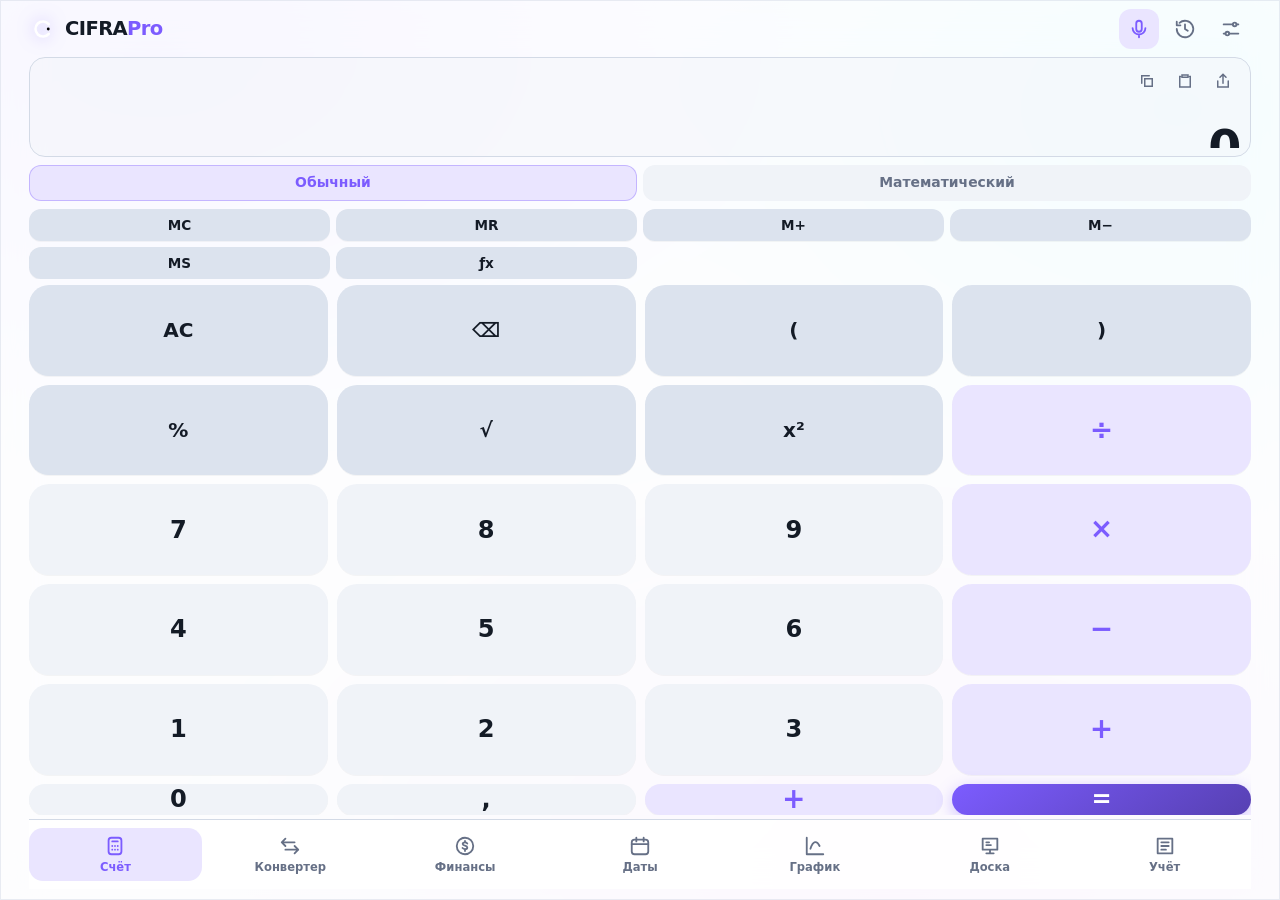
<file: cifra/index.html>
<!doctype html>
<html lang="ru">
<head>
<meta charset="utf-8">
<meta name="viewport" content="width=device-width,initial-scale=1,maximum-scale=1,user-scalable=no,viewport-fit=cover">
<title>CIFRA Pro — калькулятор, конвертер, финансы, графики, доска</title>
<meta name="description" content="CIFRA Pro: научный калькулятор с графиками, конвертер, финансы, дата-калькулятор, математическая доска (алгебра, геометрия, тригонометрия, физика, химия). Офлайн PWA.">
<meta name="author" content="Смолянинов Александр">
<meta name="theme-color" content="#12151b">
<meta name="apple-mobile-web-app-capable" content="yes">
<meta name="mobile-web-app-capable" content="yes">
<meta name="apple-mobile-web-app-title" content="CIFRA Pro">
<link rel="manifest" href="manifest.webmanifest">
<link rel="icon" href="icons/icon-nova.svg" type="image/svg+xml">
<link rel="apple-touch-icon" href="icons/nova-192.png">
<link rel="stylesheet" href="css/style.css">
<style id="embed-css">
/* Карточка в iframe агента: всё умещается в height родителя */
html.cifra-embed,html.cifra-embed body{
  height:100%!important;max-height:100%!important;min-height:0!important;
  margin:0!important;overflow:hidden!important;
}
html.cifra-embed .shell{
  height:100%!important;max-height:100%!important;min-height:0!important;
  width:100%!important;gap:0!important;
}
html.cifra-embed .app{
  height:100%!important;max-height:100%!important;min-height:0!important;
  max-width:100%!important;width:100%!important;
  padding:4px 6px 4px!important;
  display:flex!important;flex-direction:column!important;overflow:hidden!important;
  box-shadow:none!important;border:0!important;border-radius:0!important;
  backdrop-filter:none!important;-webkit-backdrop-filter:none!important;
}
html.cifra-embed .top{
  flex:0 0 auto!important;padding:2px 4px!important;min-height:34px!important;gap:4px!important;
}
html.cifra-embed .top .logo b{font-size:.82rem!important}
html.cifra-embed .top .logo svg{width:20px!important;height:20px!important}
html.cifra-embed .top .ib{width:28px!important;height:28px!important;border-radius:8px!important}
html.cifra-embed .top .ib svg{width:16px!important;height:16px!important}
/* Только активная вкладка; [hidden] не перебивать! */
html.cifra-embed .view[hidden],
html.cifra-embed .tool[hidden],
html.cifra-embed section.view[hidden]{
  display:none!important;
  visibility:hidden!important;
  pointer-events:none!important;
  height:0!important;
  overflow:hidden!important;
  flex:0 0 0!important;
  min-height:0!important;
  max-height:0!important;
  margin:0!important;padding:0!important;border:0!important;
}
html.cifra-embed .view:not([hidden]){
  flex:1 1 auto!important;min-height:0!important;overflow:hidden!important;
  display:flex!important;flex-direction:column!important;
}
html.cifra-embed #calc.view:not([hidden]){padding:0!important;gap:4px!important}
html.cifra-embed .screen{
  flex:0 0 auto!important;min-height:52px!important;max-height:72px!important;
  padding:4px 6px!important;justify-content:flex-end!important;
}
html.cifra-embed #res{font-size:1.55rem!important;line-height:1.1!important}
html.cifra-embed #expr{font-size:.7rem!important;min-height:1em!important}
html.cifra-embed .stl button{width:26px!important;height:26px!important}
html.cifra-embed .pad{
  flex:1 1 auto!important;min-height:0!important;margin-top:2px!important;
  gap:5px!important;padding:0!important;
  display:grid!important;grid-template-columns:repeat(4,1fr)!important;
  align-content:stretch!important;
}
html.cifra-embed .pad.mem{
  flex:0 0 auto!important;grid-template-columns:repeat(6,1fr)!important;
  gap:4px!important;min-height:0!important;
}
html.cifra-embed .pad.mem button{
  height:32px!important;min-height:32px!important;max-height:36px!important;
  font-size:.72rem!important;
}
html.cifra-embed #pad.pad{
  grid-template-rows:repeat(5,minmax(36px,1fr))!important;
  flex:1 1 auto!important;
  min-height:180px!important;
}
html.cifra-embed #calc.view:not([hidden]){
  flex:1 1 auto!important;
  min-height:0!important;
}
/* на очень низком iframe (агент) — чуть компактнее */
@media (max-height:420px){
  html.cifra-embed #pad.pad{min-height:140px!important;grid-template-rows:repeat(5,minmax(28px,1fr))!important}
  html.cifra-embed .screen{min-height:44px!important;max-height:56px!important}
  html.cifra-embed #res{font-size:1.25rem!important}
  html.cifra-embed nav.nav button{font-size:.52rem!important;padding:3px 4px!important}
}
html.cifra-embed #sciPad.pad{
  flex:0 0 auto!important;
  max-height:none!important;
  overflow:visible!important;
  grid-template-columns:repeat(4,minmax(0,1fr))!important;
  gap:5px!important;
}
html.cifra-embed #sciPad.pad button{
  height:auto!important;
  min-height:34px!important;
  font-size:clamp(.68rem,1.8vh,.82rem)!important;
  padding:4px 2px!important;
  white-space:nowrap!important;
  overflow:hidden!important;
  text-overflow:ellipsis!important;
}
html.cifra-embed .pad button{
  height:auto!important;min-height:0!important;
  font-size:clamp(.95rem,2.8vh,1.25rem)!important;
  border-radius:10px!important;
  box-shadow:none!important;
  white-space:nowrap!important;
}
html.cifra-embed .pad.mem button{
  font-size:clamp(.65rem,1.6vh,.8rem)!important;
  min-height:30px!important;
}
html.cifra-embed .pad .op{font-size:clamp(1rem,3vh,1.4rem)!important}
html.cifra-embed .pad .eq{font-size:clamp(1.1rem,3.2vh,1.5rem)!important}
html.cifra-embed nav.nav{
  flex:0 0 auto!important;padding:2px 0 0!important;gap:2px!important;
  overflow-x:auto!important;scrollbar-width:none;min-height:0!important;
}
html.cifra-embed nav.nav::-webkit-scrollbar{display:none}
html.cifra-embed nav.nav button{
  font-size:.6rem!important;padding:4px 5px!important;min-width:0!important;
  gap:2px!important;
}
html.cifra-embed nav.nav button i,html.cifra-embed nav.nav svg{width:14px!important;height:14px!important}
html.cifra-embed #sciPad[hidden]{display:none!important;height:0!important;max-height:0!important;overflow:hidden!important;flex:0!important;margin:0!important;padding:0!important}
html.cifra-embed #modeBar[hidden]{display:none!important}
html.cifra-embed #drawer,html.cifra-embed dialog{max-height:85%!important}

html.cifra-embed .mode-bar{margin:2px 0!important;gap:4px!important}
html.cifra-embed .mode-btn{min-height:32px!important;font-size:.75rem!important;padding:4px 8px!important;border-radius:10px!important}
html.cifra-embed .screen{
  flex:0 0 auto!important;min-height:56px!important;max-height:88px!important;
  padding:4px 8px!important;justify-content:flex-end!important;
}
html.cifra-embed #expr{font-size:.75rem!important;min-height:1em!important}
html.cifra-embed #res{font-size:clamp(1.35rem,4.5vh,2.1rem)!important;line-height:1.1!important;max-height:1.4em!important}
html.cifra-embed #calc #sciPad{
  max-height:min(26vh,160px)!important;overflow-y:auto!important;
}
html.cifra-embed #calc #sciPad button{
  min-height:28px!important;max-height:32px!important;
  font-size:clamp(.62rem,1.5vh,.76rem)!important;padding:2px 1px!important;
}
html.cifra-embed #calc #pad.pad{
  flex:1 1 auto!important;min-height:150px!important;
  grid-template-rows:repeat(5,minmax(0,1fr))!important;
}
html.cifra-embed #calc #pad.pad button{height:100%!important;min-height:0!important}
</style>
<script>
(function(){
  try{
    if(/[?&]embed=1(?:&|$)/.test(location.search)||window.parent!==window){
      document.documentElement.classList.add('cifra-embed');
    }
    if(/[?&](?:basic=1|mode=basic)(?:&|$)/.test(location.search)){
      document.documentElement.classList.add('cifra-basic');
    }
  }catch(e){}
})();
</script>
</head>
<body>
<div class="shell">
<main class="app">
  <header class="top">
    <span class="logo"><svg viewBox="0 0 512 512" aria-hidden="true"><path d="M362 167A138 138 0 1 0 362 345" fill="none" stroke="#fff" stroke-width="46" stroke-linecap="round"/><circle cx="352" cy="256" r="26"/></svg><b>CIFRA<i>Pro</i></b></span>
    <button id="hap" class="ib" aria-label="Вибрация"><svg viewBox="0 0 24 24"><rect x="8" y="3" width="8" height="18" rx="2"/><path d="M4 8v8M20 8v8M1.5 10.5v3M22.5 10.5v3"/></svg></button>
    <button id="hist" class="ib" aria-label="История"><svg viewBox="0 0 24 24"><path d="M12 7v5l3 2M3 12a9 9 0 1 0 3-6.7M3 4v4h4"/></svg></button>
    <button id="set" class="ib" aria-label="Настройки"><svg viewBox="0 0 24 24"><path d="M4 7h10M18 7h2M4 17h2M10 17h10"/><circle cx="16" cy="7" r="2"/><circle cx="8" cy="17" r="2"/></svg></button>
  </header>
  <section id="calc" class="view">
    <div class="screen"><div class="stl"><span id="mb" hidden></span><i></i><button id="copy" aria-label="Копировать"><svg viewBox="0 0 24 24"><path d="M9 9h10v10H9zM5 15V5h10"/></svg></button><button id="paste" aria-label="Вставить"><svg viewBox="0 0 24 24"><path d="M8 4h8v3H8zM6 6H5v14h14V6h-1"/></svg></button><button id="share" aria-label="Поделиться"><svg viewBox="0 0 24 24"><path d="M12 15V3M8 7l4-4 4 4M5 12v8h14v-8"/></svg></button></div><div id="expr"></div><div id="res" title="Нажмите, чтобы скопировать">0</div></div>
    <div id="modeBar" class="mode-bar" role="group" aria-label="Режим калькулятора">
      <button type="button" data-mode="basic" class="mode-btn on">Обычный</button>
      <button type="button" data-mode="sci" class="mode-btn">Математический</button>
    </div>
    <div id="memp" class="pad mem"></div>
    <div id="sciPad" class="pad sci" hidden></div>
    <div id="pad" class="pad"></div>
  </section>
  <section id="conv" class="view tool" hidden></section>
  <section id="fin" class="view tool" hidden></section>
  <section id="dates" class="view tool" hidden></section>
  <section id="graph" class="view tool" hidden></section>
  <section id="board" class="view tool" hidden></section>
  <section id="acc" class="view tool" hidden></section>
  <nav class="nav">
    <button data-t="calc" class="on"><i><svg viewBox="0 0 24 24"><rect x="5" y="3" width="14" height="18" rx="3"/><path d="M9 7h6M9 12h.01M12 12h.01M15 12h.01M9 16h.01M12 16h.01M15 16h.01"/></svg></i>Счёт</button>
    <button data-t="conv"><i><svg viewBox="0 0 24 24"><path d="M7 4L3 8l4 4M3 8h14M17 20l4-4-4-4M21 16H7"/></svg></i>Конвертер</button>
    <button data-t="fin"><i><svg viewBox="0 0 24 24"><circle cx="12" cy="12" r="9"/><path d="M14.5 9.2c-.6-.8-1.5-1.2-2.6-1.2-1.4 0-2.4.7-2.4 1.8 0 2.5 5 1.2 5 3.7 0 1.1-1 1.9-2.5 1.9-1.1 0-2-.4-2.7-1.2M12 6.5V8m0 8v1.5"/></svg></i>Финансы</button>
    <button data-t="dates"><i><svg viewBox="0 0 24 24"><rect x="3" y="5" width="18" height="16" rx="3"/><path d="M3 10h18M8 3v4M16 3v4"/></svg></i>Даты</button>
    <button data-t="graph"><i><svg viewBox="0 0 24 24"><path d="M3 3v18h18M7 15c3-9 7-9 10-3"/></svg></i>График</button>
    <button data-t="board"><i><svg viewBox="0 0 24 24"><path d="M4 4h16v12H4zM8 20h8M12 16v4"/><path d="M8 8h3M8 11h5"/></svg></i>Доска</button>
    <button data-t="acc"><i><svg viewBox="0 0 24 24"><path d="M4 4h16v16H4zM8 8h8M8 12h8M8 16h5"/></svg></i>Учёт</button>
  </nav>
  <div id="toast" role="status"></div>
</main>
<aside id="drawer" hidden>
  <div class="dh"><b>История</b><span><button id="hx">Excel</button><button id="hs">Поделиться</button><button id="hc">Очистить</button><button id="close">Закрыть</button></span></div>
  <ul id="list"></ul>
</aside>
</div>
<dialog id="dlg">
  <div class="dh"><b>Настройки</b><button id="dx">Готово</button></div>
  <div id="sb"></div>
  <div class="acts"><button id="install" hidden>Установить приложение</button><button id="abt">Автор и обратная связь</button><button id="xl">История в Excel</button><button id="csv">История в CSV</button><button id="wipe">Очистить историю</button><button id="reset">Сбросить настройки</button></div>
</dialog>
<dialog id="about">
  <div class="dh"><b>О программе</b><button id="ax">Закрыть</button></div>
  <div id="ab"></div>
</dialog>
<noscript>Для работы нужен JavaScript.</noscript>
<script src="js/engine.js"></script>
<script src="js/graph.js"></script>
<script src="js/db.js"></script>
<script src="js/tools.js"></script>
<script src="js/app.js"></script>
<script src="js/voice.js"></script>

<script>
window.addEventListener('message', function(ev){
  var d = ev.data;
  if (!d || d.type !== 'orbit-calc') return;
  if (d.expr) {
    try { window.dispatchEvent(new CustomEvent('cifra-insert', { detail: String(d.expr) })); } catch(e){}
  }
});
</script>
</body>
</html>
</file>
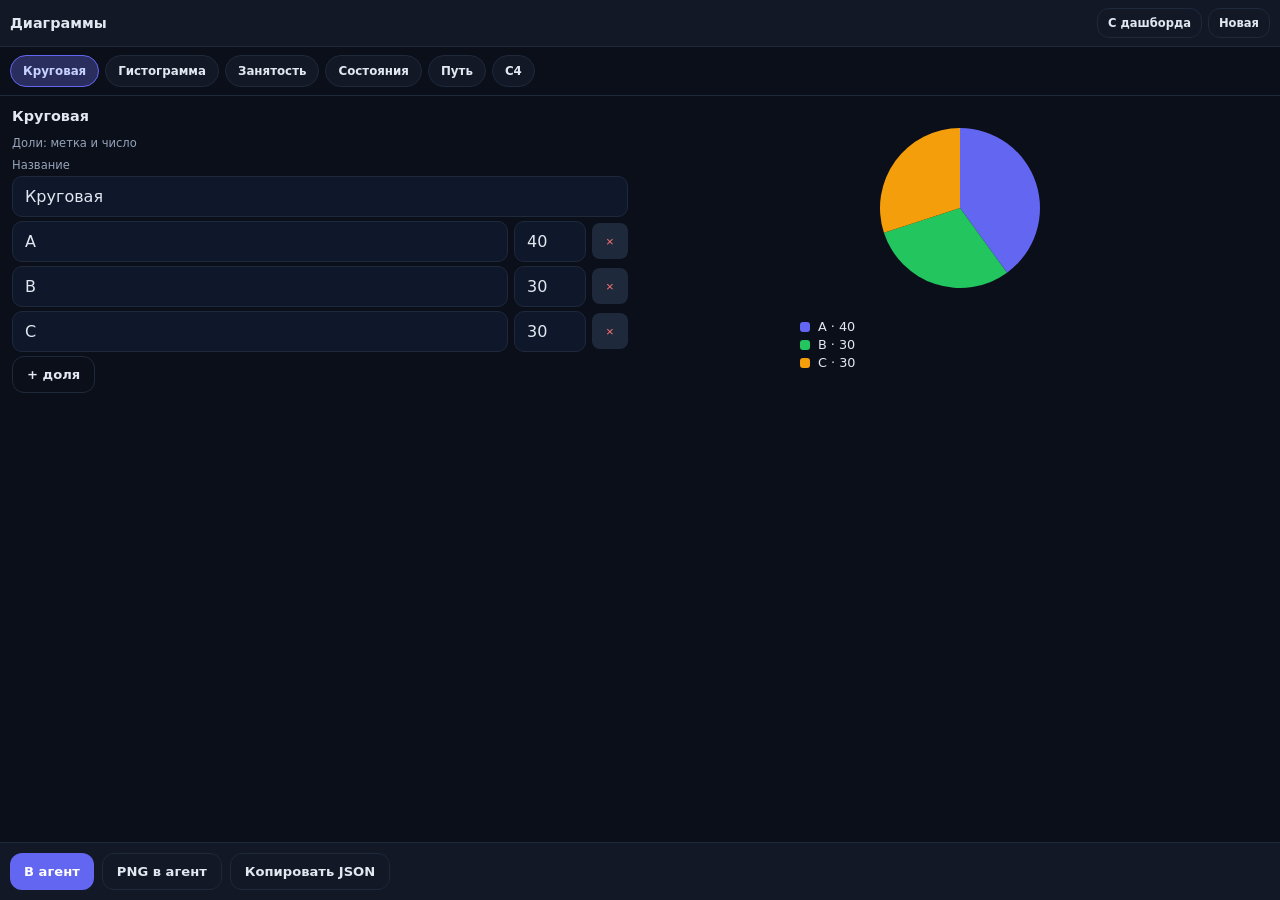
<file: diagrams/index.html>
<!DOCTYPE html>
<html lang="ru">
<head>
<meta charset="utf-8"/>
<meta name="viewport" content="width=device-width,initial-scale=1,maximum-scale=1,viewport-fit=cover"/>
<title>Контур · Диаграммы</title>
<style>
:root{--bg:#0b0f1a;--card:#121826;--line:#1e293b;--text:#e2e8f0;--muted:#94a3b8;--accent:#6366f1;--font:system-ui,-apple-system,sans-serif}
*{box-sizing:border-box}
html,body{margin:0;height:100%;max-height:100dvh;overflow:hidden;font-family:var(--font);background:var(--bg);color:var(--text)}
body{display:flex;flex-direction:column;min-height:0}
header{display:flex;align-items:center;gap:6px;padding:8px 10px;min-height:44px;border-bottom:1px solid var(--line);background:var(--card);flex:none;z-index:6}
header b{font-size:.9rem}
header .sp{flex:1}
header .btn{padding:7px 10px;font-size:.72rem}
.types{display:flex;gap:6px;overflow-x:auto;padding:8px 10px;border-bottom:1px solid var(--line);background:var(--bg);flex:none;-webkit-overflow-scrolling:touch;scrollbar-width:none}
.types::-webkit-scrollbar{display:none}
.types button{flex:none;border:1px solid var(--line);background:var(--card);color:var(--text);border-radius:999px;padding:8px 12px;font:600 .74rem var(--font);white-space:nowrap;cursor:pointer}
.types button.on{background:color-mix(in srgb,var(--accent) 28%,var(--card));border-color:var(--accent);color:#c7d2fe}
main{flex:1;min-height:0;display:flex;flex-direction:column;overflow:hidden}
@media(min-width:900px){main{flex-direction:row}}
.panel{padding:12px;overflow:auto;flex:1;min-height:0;-webkit-overflow-scrolling:touch}
.preview{display:flex;flex-direction:column;align-items:center;padding:12px;overflow:auto;flex:1;min-height:0}
.preview svg{max-width:100%;max-height:min(40vh,300px);height:auto}
.legend{width:100%;max-width:320px;margin-top:8px;font-size:.8rem}
.leg{display:flex;gap:8px;align-items:center;margin:3px 0}.leg i{width:10px;height:10px;border-radius:3px}
label{display:block;font-size:.72rem;color:var(--muted);margin:8px 0 4px}
input,textarea{width:100%;padding:10px 12px;border-radius:10px;border:1px solid var(--line);background:#0f172a;color:var(--text);font:inherit}
.row{display:flex;gap:6px;margin:4px 0;align-items:center}.row input{flex:1}
.btn{border:0;border-radius:12px;padding:10px 14px;font:600 .82rem var(--font);cursor:pointer;background:var(--accent);color:#fff;touch-action:manipulation;-webkit-tap-highlight-color:transparent}
.btn.ghost{background:transparent;border:1px solid var(--line);color:var(--text)}
.actions{display:flex;flex-wrap:wrap;gap:8px;padding:10px;padding-bottom:max(10px,env(safe-area-inset-bottom,0px));border-top:1px solid var(--line);background:var(--card);flex:none;z-index:20}
.hint{font-size:.72rem;color:var(--muted);margin-bottom:8px}
h3{margin:0 0 6px;font-size:.9rem}
.item button.rm{border:0;background:#1e293b;color:#f87171;border-radius:8px;width:36px;height:36px;cursor:pointer}
</style>
</head>
<body>
<header>
  <b>Диаграммы</b>
  <span class="sp"></span>
  <button type="button" class="btn ghost" id="btn-dash">С дашборда</button>
  <button type="button" class="btn ghost" id="btn-new">Новая</button>
</header>
<div class="types" id="types"></div>
<main>
  <section class="panel" id="editor"></section>
  <section class="preview" id="preview"></section>
</main>
<div class="actions">
  <button type="button" class="btn" id="btn-agent">В агент</button>
  <button type="button" class="btn ghost" id="btn-png">PNG в агент</button>
  <button type="button" class="btn ghost" id="btn-copy">Копировать JSON</button>
</div>
<script>
const TYPES={
  pie:{title:'Круговая',hint:'Доли: метка и число'},
  bar:{title:'Гистограмма',hint:'Столбцы'},
  busy:{title:'Занятость',hint:'Блоки времени'},
  state:{title:'Состояния',hint:'Узлы и переходы'},
  journey:{title:'Путь',hint:'Этапы'},
  c4:{title:'C4',hint:'Контекст'}
};
const COLORS=['#6366f1','#22c55e','#f59e0b','#ec4899','#94a3b8','#38bdf8'];
let doc=null;

function defaultDoc(t){
  const id='dg'+Date.now().toString(36);
  if(t==='pie') return {id,type:'pie',title:'Круговая',slices:[{label:'A',value:40,color:COLORS[0]},{label:'B',value:30,color:COLORS[1]},{label:'C',value:30,color:COLORS[2]}]};
  if(t==='bar') return {id,type:'bar',title:'Гистограмма',bars:[{label:'Пн',value:3},{label:'Вт',value:5},{label:'Ср',value:2}]};
  if(t==='busy') return {id,type:'busy',title:'Занятость',dayStart:8,dayEnd:20,blocks:[{label:'Встречи',start:9,end:12,kind:'busy'},{label:'Свободно',start:12,end:13,kind:'free'},{label:'Фокус',start:13,end:17,kind:'busy'}]};
  if(t==='state') return {id,type:'state',title:'Состояния',states:['Старт','Процесс','Готово'],edges:[{from:'Старт',to:'Процесс',label:''},{from:'Процесс',to:'Готово',label:''}]};
  if(t==='journey') return {id,type:'journey',title:'Путь',steps:[{label:'Вход',emotion:3},{label:'Действие',emotion:4},{label:'Результат',emotion:5}]};
  return {id,type:'c4',title:'C4',system:'Система',actors:[{name:'Пользователь',desc:''}],systems:[{name:'API',desc:''}]};
}

function esc(s){return String(s||'').replace(/&/g,'&amp;').replace(/</g,'&lt;').replace(/>/g,'&gt;').replace(/"/g,'&quot;');}

function svgPie(d){
  const slices=d.slices||[], sum=slices.reduce((a,x)=>a+(+x.value||0),0)||1;
  let a=-Math.PI/2, paths='';
  slices.forEach((s,i)=>{
    const ang=(+s.value||0)/sum*Math.PI*2, x1=100+80*Math.cos(a), y1=100+80*Math.sin(a);
    a+=ang; const x2=100+80*Math.cos(a), y2=100+80*Math.sin(a), large=ang>Math.PI?1:0;
    paths+=`<path d="M100,100 L${x1},${y1} A80,80 0 ${large} 1 ${x2},${y2} Z" fill="${s.color||COLORS[i%COLORS.length]}"/>`;
  });
  return `<svg viewBox="0 0 200 200" width="200" height="200">${paths}</svg>`;
}
function svgBar(d){
  const bars=d.bars||[], max=Math.max(1,...bars.map(b=>+b.value||0));
  const w=Math.max(200, bars.length*48), h=160;
  let g='';
  bars.forEach((b,i)=>{
    const bh=((+b.value||0)/max)*120;
    g+=`<rect x="${20+i*44}" y="${130-bh}" width="32" height="${bh}" rx="4" fill="${COLORS[i%COLORS.length]}"/>`;
    g+=`<text x="${36+i*44}" y="148" text-anchor="middle" fill="#94a3b8" font-size="10">${esc(b.label)}</text>`;
  });
  return `<svg viewBox="0 0 ${w} ${h}" width="${w}" height="${h}">${g}</svg>`;
}
function svgBusy(d){
  const blocks=d.blocks||[], ds=d.dayStart||8, de=d.dayEnd||20, span=Math.max(1,de-ds);
  const w=320,h=Math.max(80, blocks.length*28+20);
  let g=`<rect x="0" y="0" width="${w}" height="${h}" fill="#0f172a" rx="8"/>`;
  blocks.forEach((b,i)=>{
    const x=((b.start-ds)/span)* (w-20)+10, ww=Math.max(8, ((b.end-b.start)/span)*(w-20));
    const col=b.kind==='free'?'#334155':'#6366f1';
    g+=`<rect x="${x}" y="${12+i*26}" width="${ww}" height="20" rx="4" fill="${col}"/>`;
    g+=`<text x="${x+4}" y="${26+i*26}" fill="#e2e8f0" font-size="10">${esc(b.label)}</text>`;
  });
  return `<svg viewBox="0 0 ${w} ${h}" width="${w}" height="${h}">${g}</svg>`;
}
function svgState(d){
  const st=d.states||[], n=st.length||1;
  let g='';
  st.forEach((s,i)=>{
    const x=40+i*100;
    g+=`<rect x="${x}" y="40" width="80" height="36" rx="10" fill="#1e293b" stroke="#6366f1"/>`;
    g+=`<text x="${x+40}" y="62" text-anchor="middle" fill="#e2e8f0" font-size="11">${esc(s)}</text>`;
    if(i<n-1) g+=`<line x1="${x+80}" y1="58" x2="${x+100}" y2="58" stroke="#64748b" marker-end="url(#arrow)"/>`;
  });
  return `<svg viewBox="0 0 ${Math.max(200,n*100+40)} 120" width="100%" height="120"><defs><marker id="arrow" markerWidth="6" markerHeight="6" refX="5" refY="3" orient="auto"><path d="M0,0 L6,3 L0,6 Z" fill="#64748b"/></marker></defs>${g}</svg>`;
}
function svgJourney(d){
  const steps=d.steps||[];
  let g='';
  steps.forEach((s,i)=>{
    const x=30+i*90, em=Math.min(5,Math.max(1,+s.emotion||3));
    g+=`<circle cx="${x}" cy="50" r="18" fill="${COLORS[em-1]}"/>`;
    g+=`<text x="${x}" y="80" text-anchor="middle" fill="#94a3b8" font-size="10">${esc(s.label)}</text>`;
    if(i<steps.length-1) g+=`<line x1="${x+18}" y1="50" x2="${x+72}" y2="50" stroke="#475569"/>`;
  });
  return `<svg viewBox="0 0 ${Math.max(200,steps.length*90+20)} 100" width="100%" height="100">${g}</svg>`;
}
function svgC4(d){
  let g=`<rect x="100" y="60" width="120" height="50" rx="10" fill="#312e81"/><text x="160" y="90" text-anchor="middle" fill="#e2e8f0" font-size="12">${esc(d.system||'Система')}</text>`;
  (d.actors||[]).forEach((a,i)=>{ g+=`<rect x="10" y="${20+i*40}" width="70" height="28" rx="8" fill="#1e293b"/><text x="45" y="${38+i*40}" text-anchor="middle" fill="#94a3b8" font-size="10">${esc(a.name)}</text>`; });
  (d.systems||[]).forEach((a,i)=>{ g+=`<rect x="240" y="${20+i*40}" width="70" height="28" rx="8" fill="#1e293b"/><text x="275" y="${38+i*40}" text-anchor="middle" fill="#94a3b8" font-size="10">${esc(a.name)}</text>`; });
  return `<svg viewBox="0 0 320 160" width="100%" height="160">${g}</svg>`;
}

function renderSvg(){
  if(!doc) return '';
  const m={pie:svgPie,bar:svgBar,busy:svgBusy,state:svgState,journey:svgJourney,c4:svgC4};
  return (m[doc.type]||svgPie)(doc);
}
function legend(){
  if(!doc) return '';
  if(doc.type==='pie') return (doc.slices||[]).map(s=>`<div class="leg"><i style="background:${s.color}"></i>${esc(s.label)} · ${s.value}</div>`).join('');
  if(doc.type==='bar') return (doc.bars||[]).map((s,i)=>`<div class="leg"><i style="background:${COLORS[i%COLORS.length]}"></i>${esc(s.label)} · ${s.value}</div>`).join('');
  return '';
}
function ensureLabels(){
  if(!doc) return;
  if(doc.slices) doc.slices.forEach(function(s,i){ if(!s.label) s.label='Доля '+(i+1); });
  if(doc.bars) doc.bars.forEach(function(s,i){ if(!s.label) s.label='C'+(i+1); });
  if(doc.blocks) doc.blocks.forEach(function(s,i){ if(!s.label) s.label='Блок '+(i+1); });
}
function paint(){
  ensureLabels();
  document.getElementById('preview').innerHTML=renderSvg()+'<div class="legend">'+legend()+'</div>';
  try{ localStorage.setItem('contour-diagrams-current', JSON.stringify(doc)); }catch(e){}
}
function editorUI(){
  const el=document.getElementById('editor');
  if(!doc) return;
  let h=`<h3>${esc(TYPES[doc.type].title)}</h3><p class="hint">${esc(TYPES[doc.type].hint)}</p>`;
  h+=`<label>Название</label><input id="ttl" value="${esc(doc.title||'')}"/>`;
  if(doc.type==='pie'){
    h+='<div class="list" id="list">';
    (doc.slices||[]).forEach((s,i)=>{
      h+=`<div class="row item"><input data-i="${i}" data-f="label" value="${esc(s.label)}"/><input data-i="${i}" data-f="value" type="number" value="${s.value}" style="max-width:72px"/><button type="button" class="rm" data-rm="${i}">×</button></div>`;
    });
    h+='</div><button type="button" class="btn ghost" id="add">+ доля</button>';
  } else if(doc.type==='bar'){
    h+='<div class="list">';
    (doc.bars||[]).forEach((s,i)=>{
      h+=`<div class="row item"><input data-i="${i}" data-f="label" value="${esc(s.label)}"/><input data-i="${i}" data-f="value" type="number" value="${s.value}" style="max-width:72px"/><button type="button" class="rm" data-rm="${i}">×</button></div>`;
    });
    h+='</div><button type="button" class="btn ghost" id="add">+ столбец</button>';
  } else if(doc.type==='busy'){
    h+=`<label>Начало / конец дня (час)</label><div class="row"><input id="ds" type="number" value="${doc.dayStart||8}" style="max-width:80px"/><input id="de" type="number" value="${doc.dayEnd||20}" style="max-width:80px"/></div>`;
    (doc.blocks||[]).forEach((b,i)=>{
      h+=`<div class="row"><input data-i="${i}" data-f="label" value="${esc(b.label)}"/><input data-i="${i}" data-f="start" type="number" value="${b.start}" style="max-width:56px"/><input data-i="${i}" data-f="end" type="number" value="${b.end}" style="max-width:56px"/><button type="button" class="rm" data-rm="${i}">×</button></div>`;
    });
    h+='<button type="button" class="btn ghost" id="add">+ блок</button>';
  } else if(doc.type==='state'){
    h+=`<label>Состояния через запятую</label><input id="states" value="${esc((doc.states||[]).join(', '))}"/>`;
  } else if(doc.type==='journey'){
    (doc.steps||[]).forEach((s,i)=>{
      h+=`<div class="row"><input data-i="${i}" data-f="label" value="${esc(s.label)}"/><input data-i="${i}" data-f="emotion" type="number" min="1" max="5" value="${s.emotion||3}" style="max-width:56px"/></div>`;
    });
  } else {
    h+=`<label>Система</label><input id="sys" value="${esc(doc.system||'')}"/>`;
    h+=`<label>Акторы</label><input id="actors" value="${esc((doc.actors||[]).map(a=>a.name).join(', '))}"/>`;
  }
  el.innerHTML=h;
  el.querySelector('#ttl')?.addEventListener('input',e=>{ doc.title=e.target.value; paint(); });
  el.querySelectorAll('[data-i]').forEach(inp=>{
    inp.addEventListener('input',()=>{
      const i=+inp.dataset.i, f=inp.dataset.f;
      const arr=doc.slices||doc.bars||doc.blocks||doc.steps;
      if(!arr||!arr[i]) return;
      arr[i][f]=inp.type==='number'?+inp.value:inp.value;
      paint();
    });
  });
  el.querySelectorAll('[data-rm]').forEach(btn=>{
    btn.addEventListener('click',()=>{
      const i=+btn.dataset.rm;
      if(doc.slices) doc.slices.splice(i,1);
      else if(doc.bars) doc.bars.splice(i,1);
      else if(doc.blocks) doc.blocks.splice(i,1);
      editorUI(); paint();
    });
  });
  el.querySelector('#add')?.addEventListener('click',()=>{
    if(doc.type==='pie') doc.slices.push({label:'Новая',value:10,color:COLORS[doc.slices.length%COLORS.length]});
    else if(doc.type==='bar') doc.bars.push({label:'+',value:1});
    else if(doc.type==='busy') doc.blocks.push({label:'Блок',start:12,end:13,kind:'busy'});
    editorUI(); paint();
  });
  el.querySelector('#ds')?.addEventListener('input',e=>{ doc.dayStart=+e.target.value; paint(); });
  el.querySelector('#de')?.addEventListener('input',e=>{ doc.dayEnd=+e.target.value; paint(); });
  el.querySelector('#states')?.addEventListener('input',e=>{ doc.states=e.target.value.split(',').map(x=>x.trim()).filter(Boolean); paint(); });
  el.querySelector('#sys')?.addEventListener('input',e=>{ doc.system=e.target.value; paint(); });
  el.querySelector('#actors')?.addEventListener('input',e=>{ doc.actors=e.target.value.split(',').map(x=>({name:x.trim(),desc:''})).filter(a=>a.name); paint(); });
}

function setType(t){
  doc=defaultDoc(t);
  document.querySelectorAll('.types button').forEach(b=>b.classList.toggle('on',b.dataset.t===t));
  editorUI(); paint();
}
function postToParent(kind, extra){
  try{ parent.postMessage(Object.assign({t:'dg-to-agent',kind,name:doc.title||TYPES[doc.type].title,doc},extra||{}), '*'); }catch(e){}
}

document.getElementById('types').innerHTML=Object.keys(TYPES).map(t=>`<button type="button" data-t="${t}">${TYPES[t].title}</button>`).join('');
document.getElementById('types').onclick=e=>{ const b=e.target.closest('button[data-t]'); if(b) setType(b.dataset.t); };

document.getElementById('btn-new').onclick=e=>{ e.preventDefault(); setType(doc&&doc.type||'pie'); };
document.getElementById('btn-dash').onclick=e=>{
  e.preventDefault();
  try{ parent.postMessage({t:'dg-request-dashboard',type:doc&&doc.type||'busy'},'*'); }catch(err){}
  const t=doc&&doc.type||'busy';
  if(t==='busy') Object.assign(doc, defaultDoc('busy'), {title:'Занятость · дашборд'});
  else if(t==='pie') Object.assign(doc, defaultDoc('pie'), {title:'Доли · дашборд', slices:[{label:'Встречи',value:35,color:COLORS[0]},{label:'Задачи',value:25,color:COLORS[1]},{label:'Цели',value:15,color:COLORS[2]},{label:'Свободно',value:25,color:COLORS[4]}]});
  else if(t==='bar') Object.assign(doc, defaultDoc('bar'), {title:'Неделя · дашборд'});
  editorUI(); paint();
};
function flashBtn(el, ok, back){ try{ el.textContent=ok; setTimeout(function(){ el.textContent=back; }, 1200);}catch(x){} }
function onAgentSend(e){ e.preventDefault(); e.stopPropagation(); postToParent('json'); flashBtn(e.currentTarget||e.target,'✓','В агент'); }
document.getElementById('btn-agent').onclick=onAgentSend;
document.getElementById('btn-agent').ontouchend=function(e){ e.preventDefault(); onAgentSend(e); };
document.getElementById('btn-png').onclick=async e=>{
  e.preventDefault();
  try{
    const svg=document.querySelector('#preview svg');
    if(!svg){ postToParent('json'); return; }
    const xml=new XMLSerializer().serializeToString(svg);
    const img=new Image();
    await new Promise((res,rej)=>{ img.onload=res; img.onerror=rej; img.src='data:image/svg+xml;charset=utf-8,'+encodeURIComponent(xml); });
    const c=document.createElement('canvas'); c.width=Math.max(320,img.width); c.height=Math.max(180,img.height);
    const ctx=c.getContext('2d'); ctx.fillStyle='#0b0f1a'; ctx.fillRect(0,0,c.width,c.height); ctx.drawImage(img,0,0);
    postToParent('png',{dataUrl:c.toDataURL('image/png')});
    e.target.textContent='PNG ✓'; setTimeout(()=>e.target.textContent='PNG в агент',1000);
  }catch(err){ console.error(err); postToParent('json'); }
};
document.getElementById('btn-copy').onclick=async e=>{
  e.preventDefault();
  try{ await navigator.clipboard.writeText(JSON.stringify(doc,null,2)); e.target.textContent='Скопировано'; setTimeout(()=>e.target.textContent='Копировать JSON',1000); }
  catch(err){ prompt('JSON', JSON.stringify(doc)); }
};

window.addEventListener('message',e=>{
  if(!e.data) return;
  if(e.data.t==='dg-open'){
    if(e.data.doc) doc=e.data.doc; else setType(e.data.type||'pie');
    document.querySelectorAll('.types button').forEach(b=>b.classList.toggle('on',b.dataset.t===doc.type));
    editorUI(); paint();
  }
  if(e.data.t==='dg-dashboard-data' && e.data.doc){
    doc=e.data.doc;
    document.querySelectorAll('.types button').forEach(b=>b.classList.toggle('on',b.dataset.t===doc.type));
    editorUI(); paint();
  }
});

try{
  const saved=JSON.parse(localStorage.getItem('contour-diagrams-current')||'null');
  doc=(saved&&saved.type)?saved:defaultDoc('pie');
}catch(e){ doc=defaultDoc('pie'); }
document.querySelectorAll('.types button').forEach(b=>b.classList.toggle('on',b.dataset.t===doc.type));
editorUI(); paint();
</script>
</body>
</html>
</file>
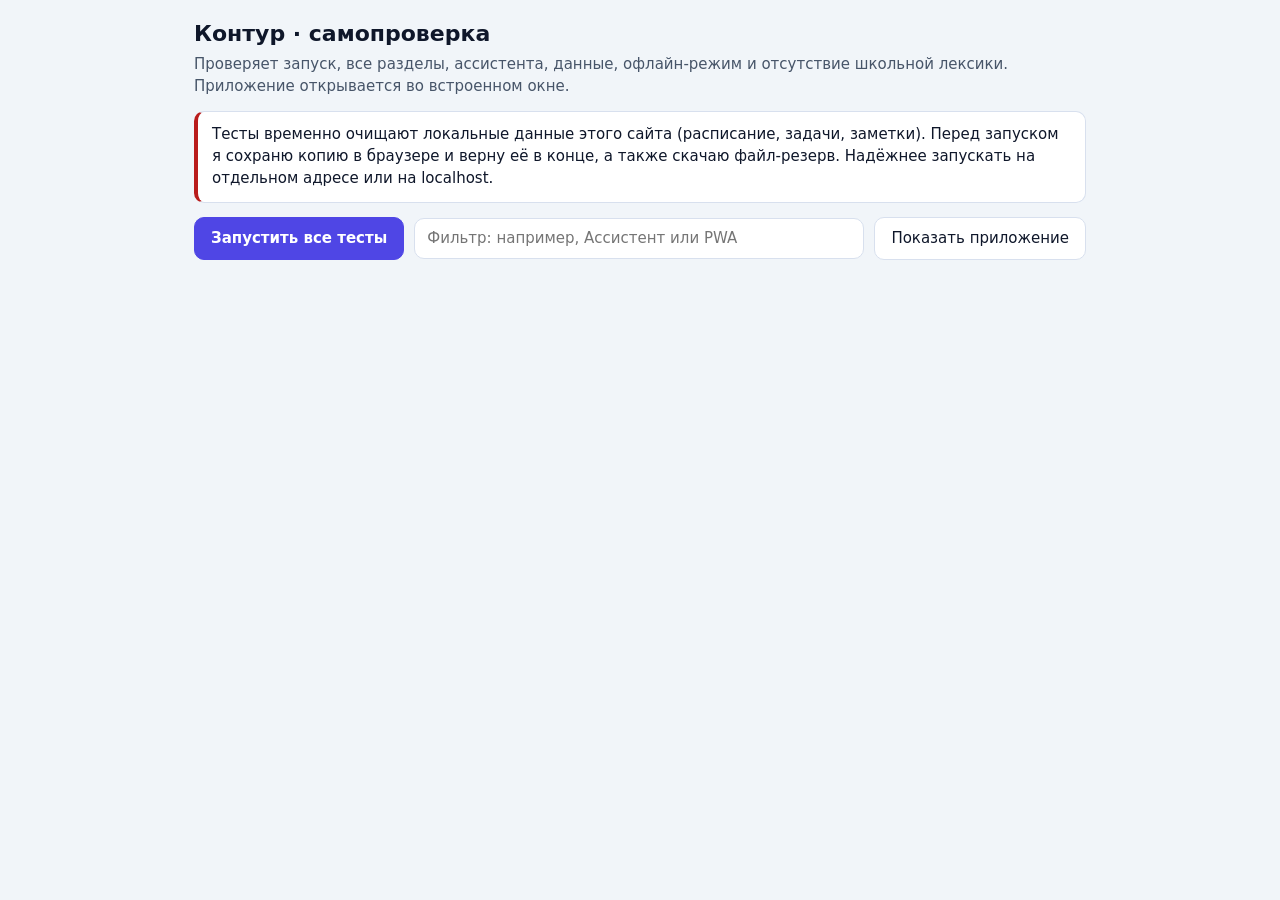
<file: tests/index.html>
<!DOCTYPE html>
<html lang="ru">
<head>
<meta charset="utf-8">
<meta name="viewport" content="width=device-width, initial-scale=1">
<meta name="robots" content="noindex">
<title>Контур · самопроверка</title>
<style>
  :root { --bg:#07090f; --card:#12182a; --line:#232c45; --text:#eef2ff; --dim:#94a3b8; --ok:#34d399; --bad:#f87171; --acc:#6366f1; }
  @media (prefers-color-scheme: light) { :root { --bg:#f1f5f9; --card:#fff; --line:#d8e0ee; --text:#0f172a; --dim:#475569; --ok:#047857; --bad:#b91c1c; --acc:#4f46e5; } }
  * { box-sizing: border-box; }
  body { margin:0; font:15px/1.45 system-ui,-apple-system,"Segoe UI",Roboto,sans-serif; background:var(--bg); color:var(--text); }
  main { max-width: 920px; margin: 0 auto; padding: 18px 14px 80px; }
  h1 { font-size: 22px; margin: 0 0 4px; }
  p.sub { margin: 0 0 14px; color: var(--dim); }
  .warn { border:1px solid var(--line); border-left:4px solid var(--bad); background:var(--card); padding:12px 14px; border-radius:10px; margin-bottom:14px; }
  .bar { display:flex; gap:10px; flex-wrap:wrap; align-items:center; margin-bottom:12px; }
  button { font:inherit; padding:10px 16px; border-radius:10px; border:1px solid var(--line); background:var(--card); color:var(--text); cursor:pointer; }
  button.primary { background:var(--acc); border-color:var(--acc); color:#fff; font-weight:600; }
  button:disabled { opacity:.5; cursor:default; }
  input[type=text] { font:inherit; padding:9px 12px; border-radius:10px; border:1px solid var(--line); background:var(--card); color:var(--text); min-width:0; flex:1; }
  .sum { font-weight:600; }
  .sum .ok { color:var(--ok); } .sum .bad { color:var(--bad); }
  progress { width:100%; height:6px; accent-color: var(--acc); }
  details { background:var(--card); border:1px solid var(--line); border-radius:10px; margin:8px 0; }
  summary { cursor:pointer; padding:10px 14px; font-weight:600; display:flex; justify-content:space-between; gap:10px; }
  ul { list-style:none; margin:0; padding:0 14px 8px; }
  li { padding:6px 0; border-top:1px solid var(--line); display:flex; gap:10px; }
  li:first-child { border-top:0; }
  .m { flex:0 0 1.4em; font-weight:700; } .ok .m { color:var(--ok); } .fail .m { color:var(--bad); }
  .err { color:var(--bad); font-size:13px; margin-top:2px; word-break:break-word; }
  .ms { color:var(--dim); font-size:12px; margin-left:auto; white-space:nowrap; }
  iframe { position:fixed; right:-2000px; top:0; height:760px; border:0; }
  body.show iframe { position:static; display:block; margin:14px auto; border:1px solid var(--line); border-radius:10px; max-width:100%; }
</style>
</head>
<body>
<main>
  <h1>Контур · самопроверка</h1>
  <p class="sub">Проверяет запуск, все разделы, ассистента, данные, офлайн-режим и отсутствие школьной лексики. Приложение открывается во встроенном окне.</p>
  <div class="warn" id="warn">Тесты временно очищают локальные данные этого сайта (расписание, задачи, заметки). Перед запуском я сохраню копию в браузере и верну её в конце, а также скачаю файл-резерв. Надёжнее запускать на отдельном адресе или на localhost.</div>
  <div class="bar">
    <button class="primary" id="run">Запустить все тесты</button>
    <input type="text" id="flt" placeholder="Фильтр: например, Ассистент или PWA">
    <button id="toggle">Показать приложение</button>
  </div>
  <progress id="prog" value="0" max="1" hidden></progress>
  <p class="sum" id="sum" aria-live="polite"></p>
  <div id="out"></div>
  <iframe id="app-frame" title="Тестируемое приложение" style="width:390px"></iframe>
</main>
<script src="suite.js"></script>
<script>
(function () {
  const $ = id => document.getElementById(id), qs = new URLSearchParams(location.search);
  const local = /^(localhost|127\.0\.0\.1|\[::1\])$/.test(location.hostname);
  if (local || qs.get('auto')) $('warn').hidden = true;
  $('toggle').onclick = () => { const s = document.body.classList.toggle('show'); $('toggle').textContent = s ? 'Скрыть приложение' : 'Показать приложение'; };
  $('flt').value = qs.get('filter') || '';

  function snapshot() { const s = {}; for (let i = 0; i < localStorage.length; i++) { const k = localStorage.key(i); s[k] = localStorage.getItem(k); } return s; }
  function restore(s) { localStorage.clear(); Object.keys(s).forEach(k => localStorage.setItem(k, s[k])); }
  function download(s) { try { const a = document.createElement('a'); a.href = URL.createObjectURL(new Blob([JSON.stringify(s)], { type: 'application/json' })); a.download = 'kontur-backup-' + new Date().toISOString().slice(0, 10) + '.json'; a.click(); } catch (e) {} }

  function render(results, running) {
    const g = {}; results.forEach(r => (g[r.group] = g[r.group] || []).push(r));
    const fails = results.filter(r => r.status === 'fail').length;
    $('sum').innerHTML = '<span class="ok">Пройдено: ' + (results.length - fails) + '</span> · <span class="bad">Провалено: ' + fails + '</span> · Всего: ' + results.length + (running ? ' …' : '');
    $('out').innerHTML = Object.keys(g).map(k => {
      const f = g[k].filter(r => r.status === 'fail').length;
      return '<details' + (f ? ' open' : '') + '><summary><span>' + k + '</span><span>' + (g[k].length - f) + '/' + g[k].length + '</span></summary><ul>' +
        g[k].map(r => '<li class="' + r.status + '"><span class="m">' + (r.status === 'ok' ? '✓' : '✗') + '</span><div>' + esc(r.name) + (r.error ? '<div class="err">' + esc(r.error) + '</div>' : '') + '</div><span class="ms">' + r.ms + ' мс</span></li>').join('') + '</ul></details>';
    }).join('');
  }
  const esc = s => String(s).replace(/[&<>"]/g, c => ({ '&': '&amp;', '<': '&lt;', '>': '&gt;', '"': '&quot;' }[c]));

  async function start() {
    const snap = snapshot(); if (!local && !qs.get('auto')) download(snap);
    $('run').disabled = true; $('prog').hidden = false; $('prog').max = window.ContourTests.count(); $('prog').value = 0;
    window.__RESULTS = { done: false, results: [] };
    let results = [];
    try {
      results = await window.ContourTests.runAll({ filter: $('flt').value.trim(), onResult: (r, all) => { $('prog').value = all.length; render(all, true); window.__RESULTS.results = all.slice(); } });
    } finally { restore(snap); $('run').disabled = false; $('prog').hidden = true; }
    render(results, false); window.__RESULTS = { done: true, results };
  }
  $('run').onclick = start;
  if (qs.get('auto')) start();
})();
</script>
</body>
</html>
</file>
<file: cifra/css/style.css>
:root{--bg:#e9eef5;--card:#fff;--fg:#141b26;--mut:#667086;--key:#f0f3f8;--fn:#dce3ee;--line:#d3dae6;--eq:#7c5cff;--ks:1;--kr:20px;--cap:64px;--u:calc((100dvh - 360px)/5);--op:color-mix(in srgb,var(--eq) 16%,var(--card));--opfg:var(--eq);--shadow:0 8px 32px #00000014;--glass:color-mix(in srgb,var(--card) 88%,transparent)}
:root.sm{--u:calc((100dvh - 420px)/9.2)}
[data-theme=dark]{--bg:#0a0c10;--card:#12151b;--fg:#f1f3f8;--mut:#8a93a8;--key:#1c212a;--fn:#2a303c;--line:#272d39;--opfg:color-mix(in srgb,var(--eq) 55%,#fff);--shadow:0 12px 40px #00000066;--glass:color-mix(in srgb,var(--card) 82%,transparent)}
[data-theme=amoled]{--bg:#000;--card:#000;--fg:#fff;--mut:#8a93a8;--key:#15171c;--fn:#23262e;--line:#23262e;--opfg:color-mix(in srgb,var(--eq) 55%,#fff);--shadow:0 0 0 transparent;--glass:#000000ee}
[data-bg=nova] body{background:radial-gradient(55% 45% at 12% 6%,#7c5cff55,transparent),radial-gradient(45% 45% at 92% 12%,#22d3ee44,transparent),radial-gradient(60% 50% at 70% 96%,#c026d333,transparent),var(--bg)}
[data-bg=aurora] body{background:radial-gradient(60% 50% at 15% 10%,#6d5dfc88,transparent),radial-gradient(50% 50% at 90% 20%,#19c3a888,transparent),var(--bg)}
[data-bg=dusk] body{background:linear-gradient(160deg,#ff8a5c66,#7b3fe466 55%,var(--bg))}
[data-bg=forest] body{background:linear-gradient(160deg,#2fa36b66,#0e5e5a66 60%,var(--bg))}
[data-bg=mono] body{background:linear-gradient(160deg,#8a93a855,var(--bg))}
*{box-sizing:border-box;-webkit-tap-highlight-color:transparent}
html{color-scheme:dark light}
html,body{height:100%;margin:0;overflow:hidden;overscroll-behavior:none;touch-action:manipulation}
[data-theme=dark],[data-theme=amoled]{color-scheme:dark}
[data-theme=light]{color-scheme:light}
body{background:var(--bg);color:var(--fg);font:500 20px/1.25 system-ui,-apple-system,"Segoe UI",Roboto,sans-serif;font-variant-numeric:tabular-nums;transition:background .45s,color .3s;-webkit-user-select:none;user-select:none;-webkit-touch-callout:none}
input,select,textarea{-webkit-user-select:text;user-select:text}
[hidden]{display:none!important}
button,input,select{font:inherit;color:inherit}
button{border:0;cursor:pointer;touch-action:manipulation;background:transparent}
:focus-visible{outline:3px solid var(--eq);outline-offset:2px;border-radius:8px}
.shell{height:100dvh;display:flex;justify-content:center;gap:16px;position:relative}
.app{width:100%;max-width:460px;height:100%;display:flex;flex-direction:column;padding:calc(env(safe-area-inset-top) + 6px) 12px calc(env(safe-area-inset-bottom) + 10px);background:var(--glass);backdrop-filter:blur(22px) saturate(1.2);-webkit-backdrop-filter:blur(22px) saturate(1.2);position:relative;overflow:hidden;box-shadow:var(--shadow);border:1px solid color-mix(in srgb,var(--line) 50%,transparent)}
.top{display:flex;align-items:center;gap:6px;padding:2px 0 8px;flex:none}
.logo{display:flex;align-items:center;gap:8px;font-weight:700;letter-spacing:-.03em;margin-right:auto}
.logo svg{width:28px;height:28px;filter:drop-shadow(0 0 8px color-mix(in srgb,var(--eq) 50%,transparent))}
.logo b{font-size:1.15rem}.logo i{font-style:normal;color:var(--eq);font-weight:600}
.ib{width:40px;height:40px;border-radius:12px;display:grid;place-items:center;color:var(--mut);transition:background .2s,color .2s}
.ib:hover,.ib:active{background:var(--key);color:var(--fg)}
.ib.off{opacity:.45}
.ib svg{width:22px;height:22px;fill:none;stroke:currentColor;stroke-width:2;stroke-linecap:round;stroke-linejoin:round}
.view{flex:1;min-height:0;display:flex;flex-direction:column;overflow-y:auto;scrollbar-width:thin}
.view>*{flex:none}
#calc #pad,#calc #pad.pad{flex:1 1 auto!important;min-height:0}
.tool{gap:6px}
.screen{flex:0 0 auto;min-height:64px;max-height:100px;display:flex;flex-direction:column;justify-content:flex-end;align-items:flex-end;padding:6px 10px 8px;overflow:hidden;touch-action:pan-y;border-radius:16px;background:color-mix(in srgb,var(--key) 40%,transparent);border:1px solid var(--line)}
.stl{display:flex;gap:4px;width:100%;align-items:center;margin-bottom:4px}
.stl i{flex:1}#mb{font-size:.75rem;color:var(--mut);padding:2px 8px;background:var(--op);border-radius:999px;color:var(--opfg)}
.stl button{width:34px;height:34px;border-radius:10px;display:grid;place-items:center;color:var(--mut)}
.stl button:active{background:var(--key)}
.stl svg{width:18px;height:18px;fill:none;stroke:currentColor;stroke-width:2;stroke-linecap:round}
#expr{color:var(--mut);font-size:clamp(.85rem,2.4vw,1.05rem);white-space:nowrap;max-width:100%;overflow-x:auto;scrollbar-width:none;min-height:1.2em;width:100%;text-align:right;opacity:.9}
#expr::-webkit-scrollbar{display:none}
#res{font-size:clamp(1.8rem,7vw,3.2rem);font-weight:650;letter-spacing:-.03em;text-align:right;word-break:break-all;cursor:pointer;margin-top:0;transition:font-size .15s,color .2s;width:100%;line-height:1.15;max-height:2.4em;overflow:hidden}
#res.err{color:#e5484d;animation:sh .35s}
@keyframes sh{25%{transform:translateX(-6px)}75%{transform:translateX(6px)}}
.pad{display:grid;grid-template-columns:repeat(4,1fr);gap:9px;margin-top:8px}
.pad button{position:relative;overflow:hidden;height:calc(clamp(38px,var(--u),var(--cap))*var(--ks));border-radius:var(--kr);background:var(--key);font-size:clamp(1.05rem,3.5vw,1.42rem);font-weight:550;transition:transform .07s,background .15s,box-shadow .15s;box-shadow:0 1px 0 color-mix(in srgb,var(--fg) 4%,transparent);white-space:nowrap;line-height:1.1;padding:0 2px}
.pad button:active{transform:scale(.94)}
.pad .fn{background:var(--fn);font-size:1.18rem}
.pad .op{background:var(--op);color:var(--opfg);font-size:1.65rem}
.pad .eq{background:linear-gradient(145deg,var(--eq),color-mix(in srgb,var(--eq) 70%,#000));color:#fff;font-size:clamp(1.05rem,3.5vw,1.42rem);font-weight:650;box-shadow:0 4px 16px color-mix(in srgb,var(--eq) 35%,transparent)}
.pad .z{grid-column:span 1}
.mode-bar{
  display:flex;gap:6px;flex:0 0 auto;margin:4px 0 2px;padding:0;
}
.mode-btn{
  flex:1;min-height:36px;padding:6px 10px;border-radius:12px;
  background:var(--key);color:var(--mut);font-size:.82rem;font-weight:600;
  border:1px solid transparent;transition:background .15s,color .15s,border-color .15s;
}
.mode-btn.on{
  background:var(--op);color:var(--opfg);border-color:color-mix(in srgb,var(--eq) 35%,transparent);
}
.mode-btn:active{transform:scale(.97)}
/* calc column layout: циферблат + режимы + mem + sci? + цифры */
#calc.view{
  display:flex;flex-direction:column;min-height:0;overflow:hidden;gap:4px;
}
#calc #memp{flex:0 0 auto}
#calc #sciPad{
  flex:0 0 auto;
  gap:4px;
  grid-template-columns:repeat(4,minmax(0,1fr));
  margin-top:0;
  max-height:min(28vh,200px);
  overflow-y:auto;
  overflow-x:hidden;
  scrollbar-width:thin;
  padding-right:2px;
}
#calc #sciPad.sci button{
  height:auto!important;
  min-height:30px;
  max-height:34px;
  padding:3px 2px;
  font-size:clamp(.65rem,.9vw + .5rem,.8rem);
  line-height:1.1;
  background:var(--fn);
  border-radius:calc(var(--kr)*.6);
  font-weight:550;
  white-space:nowrap;
  overflow:hidden;
  text-overflow:ellipsis;
  letter-spacing:-.02em;
}
#calc #pad.pad{
  flex:1 1 auto;
  min-height:0;
  grid-template-rows:repeat(5,minmax(0,1fr));
  margin-top:2px;
  align-content:stretch;
}
#calc #pad.pad button{
  height:100%;
  min-height:0;
}
.mem{grid-template-columns:repeat(6,minmax(0,1fr));gap:6px;margin-top:2px}
.mem button{
  height:calc(clamp(28px,calc(var(--u)*.5),36px)*var(--ks));
  min-height:28px;
  font-size:clamp(.68rem,2vw,.8rem);
  background:var(--fn);
  border-radius:12px;
  white-space:nowrap;
  overflow:hidden;
  text-overflow:ellipsis;
  padding:0 2px;
}
.mem button[data-k=sci][aria-pressed=true]{
  background:var(--op);color:var(--opfg);font-weight:700;
}
/* обычный: больше места цифрам; математический: sci компактный сверху */
:root:not(.sm) #calc #pad.pad{min-height:200px}
:root.sm #calc #pad.pad{min-height:140px}
.rp::after{content:"";position:absolute;left:var(--x);top:var(--y);width:10px;height:10px;margin:-5px;border-radius:50%;background:currentColor;opacity:0;pointer-events:none;animation:rp .5s ease-out}
@keyframes rp{from{opacity:.28;transform:scale(0)}to{opacity:0;transform:scale(32)}}
.nav{display:flex;gap:2px;padding:8px 0 2px;flex:none;overflow-x:auto;scrollbar-width:none;border-top:1px solid var(--line);margin-top:4px}
.nav::-webkit-scrollbar{display:none}
.nav button{flex:1;min-width:0;display:flex;flex-direction:column;align-items:center;gap:3px;padding:8px 4px;border-radius:14px;font-size:.68rem;font-weight:550;color:var(--mut);transition:background .2s,color .2s}
.nav button.on{background:var(--op);color:var(--opfg)}
.nav i{display:grid;place-items:center}
.nav svg{width:22px;height:22px;fill:none;stroke:currentColor;stroke-width:2;stroke-linecap:round;stroke-linejoin:round}
.chips{display:flex;gap:7px;overflow-x:auto;padding:4px 0 10px;scrollbar-width:none}
.chips::-webkit-scrollbar{display:none}
.chip,.bar button,.dh button,.acts button,.quick button{flex:none;background:var(--key);border-radius:999px;padding:8px 14px;font-size:.82rem;color:var(--mut);white-space:nowrap;transition:background .15s,color .15s,transform .1s}
.chip.on,.bar button[aria-pressed=true]{background:var(--op);color:var(--opfg)}
.chip:active,.bar button:active{transform:scale(.96)}
.card.box{background:var(--card);border-radius:18px;padding:14px;border:1px solid var(--line);box-shadow:0 2px 12px #00000008}
.card.box label{display:block;margin-bottom:8px}
.card.box small{display:block;font-size:.72rem;color:var(--mut);margin-bottom:4px;font-weight:500}
.card.box input,.card.box select{width:100%;padding:10px 12px;border-radius:12px;border:1px solid var(--line);background:var(--key);font-size:1.05rem}
.row{display:flex;gap:8px;margin:6px 0;align-items:center}
.convrow input,.convrow output{flex:1;min-width:0;font-size:1.4rem;font-weight:600;text-align:right;padding:8px;border-radius:12px;background:var(--key);border:1px solid transparent}
.convrow select{width:auto;min-width:90px;padding:8px;border-radius:12px;border:1px solid var(--line);background:var(--fn)}
.midrow{display:flex;align-items:center;gap:10px;padding:4px 0}
.midrow .swap{width:42px;height:42px;border-radius:12px;background:var(--fn);display:grid;place-items:center}
.midrow .swap svg{width:20px;height:20px;fill:none;stroke:currentColor;stroke-width:2}
.midrow .neg{width:42px;height:42px;border-radius:12px;background:var(--fn);font-weight:600}
.mlabel{color:var(--mut);font-size:.85rem}
.quick{display:flex;gap:6px;flex-wrap:wrap;padding:4px 0}
.quick button{padding:6px 12px;font-size:.78rem}
.sub{font-size:.78rem;color:var(--mut);padding:6px 2px 2px;font-weight:500}
.out{list-style:none;margin:0;padding:0}
.out li{display:flex;justify-content:space-between;align-items:center;gap:12px;padding:11px 14px;margin:5px 0;background:var(--card);border-radius:14px;border:1px solid var(--line);animation:fadeUp .35s both;cursor:pointer;transition:background .15s}
.out li:active{background:var(--key)}
.out li span{color:var(--mut);font-size:.88rem}
.out li b{font-weight:650;font-size:1.02rem;text-align:right}
@keyframes fadeUp{from{opacity:0;transform:translateY(8px)}to{opacity:1;transform:none}}
.fields{display:grid;gap:8px}
.fields label{margin:0}
.chartbox{margin-top:8px;min-height:40px}
.donut{width:140px;height:140px;margin:0 auto}
.donut .dt{font-size:11px;fill:var(--mut)}
.donut .dv{font-size:14px;font-weight:700;fill:var(--fg)}
.lg{margin-top:10px}
.lg .li{display:flex;align-items:center;gap:8px;padding:5px 0;font-size:.85rem}
.lg .li i{width:10px;height:10px;border-radius:50%;flex:none}
.lg .li span{flex:1;color:var(--mut)}
.lg .li b{font-weight:600}
.bars{width:100%;max-height:120px}
.bars .bl{font-size:10px;fill:var(--mut)}
.cols2{display:grid;grid-template-columns:1fr 1fr;gap:10px}

.gform .presets{display:flex;gap:6px;flex-wrap:wrap;margin-top:6px}
.plotwrap{flex:1;min-height:220px;border-radius:16px;overflow:hidden;background:var(--card);border:1px solid var(--line);position:relative}
.plotwrap canvas{width:100%;height:100%;display:block;touch-action:none}
.gread{font-size:.82rem;color:var(--mut);padding:6px 4px;text-align:center}
.bar.zoom{display:flex;gap:8px;justify-content:center;padding:6px 0}
.bar.zoom button{min-width:44px}
#toast{position:fixed;left:50%;bottom:calc(env(safe-area-inset-bottom) + 72px);transform:translateX(-50%) translateY(20px);background:var(--fg);color:var(--bg);padding:10px 18px;border-radius:999px;font-size:.85rem;font-weight:550;opacity:0;pointer-events:none;transition:opacity .3s,transform .3s;z-index:50;max-width:90%;text-align:center;box-shadow:0 8px 24px #00000040}
#toast.show{opacity:1;transform:translateX(-50%) translateY(0)}
#drawer{position:fixed;inset:0 0 0 auto;width:min(360px,100%);background:var(--card);border-left:1px solid var(--line);z-index:40;display:flex;flex-direction:column;padding:calc(env(safe-area-inset-top) + 12px) 14px calc(env(safe-area-inset-bottom) + 14px);box-shadow:-12px 0 40px #00000022;animation:slideIn .25s}
@keyframes slideIn{from{transform:translateX(100%)}to{transform:none}}
.dh{display:flex;align-items:center;justify-content:space-between;gap:8px;margin-bottom:12px;flex-wrap:wrap}
.dh b{font-size:1.1rem}
.dh span{display:flex;gap:6px;flex-wrap:wrap}
#list{list-style:none;margin:0;padding:0;overflow-y:auto;flex:1}
#list li{padding:12px;border-radius:12px;margin:4px 0;background:var(--key);cursor:pointer}
#list li small{display:block;color:var(--mut);font-size:.75rem;margin-top:2px}













/* ===== ДОСКА ===== */
.board-cats{margin-bottom:2px}
.board-solve input{font-family:ui-monospace,"Cascadia Code","SF Mono",Menlo,monospace;font-size:1.05rem;letter-spacing:-.01em}
.board-actions{display:flex;flex-wrap:wrap;gap:8px;margin:10px 0 6px}
.board-actions button{padding:10px 16px;border-radius:12px;background:var(--key);font-size:.88rem;font-weight:550;color:var(--mut);transition:background .15s,transform .1s}
.board-actions button:active{transform:scale(.97)}
.board-actions .primary{background:linear-gradient(145deg,var(--eq),color-mix(in srgb,var(--eq) 75%,#000));color:#fff;box-shadow:0 4px 14px color-mix(in srgb,var(--eq) 30%,transparent)}
.board-result{margin-top:8px;min-height:0;opacity:0;transform:translateY(6px);transition:opacity .25s,transform .25s}
.board-result.show{opacity:1;transform:none}
.board-result .sol-head{font-size:.9rem;color:var(--mut);margin-bottom:6px;font-weight:500}
.board-result .err{color:#e5484d;font-weight:550}
.board-result .hint{font-size:.78rem;color:var(--mut);margin:8px 0 0}
.formula-list li{flex-direction:column;align-items:stretch;gap:4px;padding:12px 14px}
.formula-list .f-head{display:flex;justify-content:space-between;align-items:baseline;gap:10px}
.formula-list .f-title{font-weight:600;font-size:.92rem}
.formula-list .f-expr{font-family:ui-monospace,Menlo,monospace;font-size:.88rem;color:var(--eq);font-weight:600}
.formula-list .f-desc{color:var(--mut);font-size:.78rem;line-height:1.3}
.board-hint{font-size:.75rem;color:var(--mut);padding:10px 4px 16px;line-height:1.4}

/* адаптация */
.card.box{padding:12px;display:block}
.card.box button{height:auto}
.midrow .swap,.midrow .neg{height:40px}
.midrow .swap{width:40px;padding:0}
.gform .cols2{margin-bottom:4px}
.plotwrap{height:clamp(240px,46dvh,460px)}
@media(max-height:480px) and (orientation:landscape){.plotwrap{height:200px}}
@media(min-width:600px){
 html{font-size:18px}
 :root{--cap:84px}
 .app{max-width:720px;padding-left:20px;padding-right:20px}
 .plotwrap{height:clamp(320px,50dvh,600px)}
 .tool{display:grid!important;grid-template-columns:1fr 1fr;column-gap:16px;align-content:start}
 .tool[hidden]{display:none!important}
 .tool>.chips{grid-column:1/-1}
 #conv>.card{grid-column:1;grid-row:2}
 #conv>.quick{grid-column:1;grid-row:3}
 #conv>.sub{display:none}
 #conv>.clist{grid-column:2;grid-row:2/span 3;align-self:start;margin-top:4px}
 #fin>.fields{grid-column:1;grid-row:2}
 #fin>.chartbox{grid-column:1;grid-row:3}
 #fin>.sub{display:none}
 #fin>.out{grid-column:2;grid-row:2/span 3;align-self:start;margin-top:4px}
 #dates{display:block!important}
 #dates[hidden]{display:none!important}
 #graph{display:flex!important}
 #graph[hidden]{display:none!important}
 #board{display:block!important}
 #board[hidden]{display:none!important}
}
@media(min-width:1024px){
 html{font-size:17px}
 :root{--cap:72px}
 .app{max-width:920px;padding-left:28px;padding-right:28px}
 #calc{width:100%;max-width:520px;margin:0 auto}
 #dates{max-width:560px;margin:0 auto;width:100%}
 #graph{display:grid!important;grid-template-columns:320px minmax(0,1fr);column-gap:16px;grid-template-rows:auto auto 1fr;align-content:start;overflow:hidden}
 #graph[hidden]{display:none!important}
 #graph>.gform{grid-column:1;grid-row:1}
 #graph>.plotwrap{grid-column:2;grid-row:1/span 3;height:min(620px,72dvh)}
 #graph>.gread{grid-column:1;grid-row:2}
 #graph>.bar.zoom{grid-column:1;grid-row:3;align-self:start}
 .presets{flex-wrap:wrap;overflow:visible}
 .nav button{font-size:.72rem}
 #board{max-width:720px;margin:0 auto;width:100%}
}
/* 6 кнопок в навбаре — чуть компактнее на узких */
@media(max-width:400px){
 .nav button{font-size:.62rem;padding:6px 2px}
 .nav svg{width:20px;height:20px}
}

/* Доска: быстрые кнопки √ x² x³ */
.board-keys{display:flex;flex-wrap:wrap;gap:6px;margin:8px 0 4px}
.board-keys button{min-width:40px;padding:8px 11px;border-radius:11px;background:var(--fn);font-size:.95rem;font-weight:600;color:var(--fg)}
.board-keys button:active{background:var(--op);color:var(--opfg);transform:scale(.96)}
.board-mode{margin-bottom:0}


/* Дата: тёмные поля ввода (iOS native date) */
.di{display:flex;flex-direction:column;gap:4px}
.di small{font-size:.72rem;color:var(--mut);font-weight:500}
.di input[type=date]{
  width:100%;padding:12px 14px;border-radius:14px;border:1px solid var(--line);
  background:var(--key)!important;color:var(--fg)!important;font-size:1rem;
  color-scheme:dark;min-height:48px;-webkit-appearance:none;appearance:none;
}
[data-theme=light] .di input[type=date]{color-scheme:light}
.di input[type=date]::-webkit-calendar-picker-indicator{opacity:.7;cursor:pointer;filter:invert(.7)}
[data-theme=light] .di input[type=date]::-webkit-calendar-picker-indicator{filter:none}

/* Конвертер: широкое поле числа */
.convrow{display:grid!important;grid-template-columns:1fr auto;gap:8px;align-items:stretch}
.convrow input,.convrow output{
  width:100%;min-width:120px;flex:unset;font-size:1.5rem;font-weight:650;
  text-align:right;padding:12px 14px;border-radius:14px;
  background:var(--key);border:1px solid var(--line);color:var(--fg);
  min-height:52px;
}
.convrow select{
  min-width:100px;max-width:130px;padding:12px 10px;border-radius:14px;
  border:1px solid var(--line);background:var(--fn);font-size:1rem;font-weight:550;
}
.resrow output{display:block}

/* Бухгалтерия */
.acc-hint{font-size:.75rem;color:var(--mut);margin:8px 0 0;line-height:1.35}

/* 7 пунктов навбара */
.nav button{font-size:.62rem;padding:7px 2px}
.nav svg{width:20px;height:20px}
@media(min-width:400px){.nav button{font-size:.68rem}.nav svg{width:22px;height:22px}}
@media(max-width:380px){.nav button{font-size:.55rem;padding:6px 1px}}


/* строка настройки */
.st{
  display:flex;align-items:center;justify-content:space-between;
  gap:12px;padding:12px 0;min-height:44px;
  border-bottom:1px solid color-mix(in srgb,var(--line) 70%,transparent);
}
.st:last-child{border-bottom:0}
.st>span{
  flex:1;min-width:0;font-size:.95rem;font-weight:500;
  line-height:1.25;color:var(--fg);
}
/* сегменты */
.segm{
  display:flex;flex-wrap:wrap;gap:5px;justify-content:flex-end;
  max-width:65%;
}
.segm button{
  padding:7px 11px;border-radius:10px;background:var(--card);
  font-size:.78rem;font-weight:550;color:var(--mut);
  border:1px solid transparent;white-space:nowrap;
}
.segm button.on{
  background:var(--op);color:var(--opfg);border-color:transparent;
}
/* переключатель */
.tg{
  flex:none;width:50px;height:30px;border-radius:999px;
  background:var(--line);position:relative;transition:background .2s;
  border:0;padding:0;cursor:pointer;
}
.tg[aria-checked=true],.tg.on{background:var(--eq)}
.tg::after{
  content:"";position:absolute;top:3px;left:3px;
  width:24px;height:24px;border-radius:50%;background:#fff;
  transition:transform .2s;box-shadow:0 1px 4px #0003;
}
.tg[aria-checked=true]::after,.tg.on::after{transform:translateX(20px)}
/* цвета акцента */
.cols{display:flex;flex-wrap:wrap;gap:8px;justify-content:flex-end}
.cols button{
  width:28px;height:28px;border-radius:50%;
  border:2px solid transparent;padding:0;
}
.cols button.on{
  border-color:var(--fg);
  box-shadow:0 0 0 2px var(--card),0 0 0 4px var(--eq);
}
.note{
  margin:8px 2px 0;font-size:.75rem;color:var(--mut);
  line-height:1.4;
}
dialog .acts{
  display:flex;flex-direction:column;gap:8px;
  padding:10px 14px calc(14px + env(safe-area-inset-bottom));
  border-top:1px solid var(--line);flex:none;
  background:var(--card);
}
dialog .acts button{
  padding:13px 14px;border-radius:14px;background:var(--key);
  text-align:left;font-weight:500;font-size:.92rem;
}
dialog .acts button:active{background:var(--fn)}

/* ===== Диалоги: Настройки / О программе ===== */
dialog{
  border:0;
  border-radius:20px;
  padding:0;
  width:min(440px,94vw);
  max-width:94vw;
  height:min(88dvh,700px);
  max-height:88dvh;
  background:var(--card);
  color:var(--fg);
  box-shadow:0 24px 80px #00000055;
  overflow:hidden;
  flex-direction:column;
}
dialog:not([open]){display:none}
dialog[open]{display:flex}
dialog::backdrop{background:#00000070;backdrop-filter:blur(5px)}
dialog .dh{
  display:flex;align-items:center;justify-content:space-between;
  padding:14px 16px;flex:0 0 auto;gap:12px;
  border-bottom:1px solid var(--line);
  background:var(--card);
  z-index:2;
}
dialog .dh b{font-size:1.12rem;font-weight:700}
dialog .dh button{
  background:var(--op);color:var(--opfg);border-radius:999px;
  padding:8px 16px;font-size:.88rem;font-weight:600;flex:none;
}
#sb,#ab{
  flex:1 1 auto;
  min-height:0;
  overflow-y:auto;
  overflow-x:hidden;
  -webkit-overflow-scrolling:touch;
  padding:10px 14px 16px;
}
#sb section{margin:0 0 16px}
#sb section h3{
  margin:0 0 8px;padding:0 2px;
  font-size:.72rem;font-weight:650;color:var(--mut);
  text-transform:uppercase;letter-spacing:.05em;
}
#sb .card{
  background:var(--key);border-radius:16px;padding:2px 12px;
  border:1px solid var(--line);
}
.st{
  display:flex;align-items:center;justify-content:space-between;
  gap:12px;padding:12px 0;min-height:48px;
  border-bottom:1px solid color-mix(in srgb,var(--line) 65%,transparent);
}
.st:last-child{border-bottom:0}
.st>span{
  flex:1 1 auto;min-width:0;
  font-size:.94rem;font-weight:500;line-height:1.3;color:var(--fg);
}
.segm{
  display:flex;flex-wrap:wrap;gap:5px;justify-content:flex-end;
  flex:0 1 auto;max-width:62%;
}
.segm button{
  padding:8px 11px;border-radius:10px;background:var(--card);
  font-size:.78rem;font-weight:550;color:var(--mut);
  border:1px solid transparent;white-space:nowrap;
}
.segm button.on{background:var(--op);color:var(--opfg)}
.tg{
  flex:0 0 auto;width:50px;height:30px;border-radius:999px;
  background:var(--line);position:relative;transition:background .2s;
  border:0;padding:0;cursor:pointer;
}
.tg[aria-checked=true],.tg.on{background:var(--eq)}
.tg::after{
  content:"";position:absolute;top:3px;left:3px;
  width:24px;height:24px;border-radius:50%;background:#fff;
  transition:transform .2s;box-shadow:0 1px 4px #0003;
}
.tg[aria-checked=true]::after,.tg.on::after{transform:translateX(20px)}
.cols{display:flex;flex-wrap:wrap;gap:8px;justify-content:flex-end}
.cols button{
  width:28px;height:28px;border-radius:50%;
  border:2px solid transparent;padding:0;
}
.cols button.on{
  border-color:var(--fg);
  box-shadow:0 0 0 2px var(--card),0 0 0 4px var(--eq);
}
.note{margin:8px 2px 0;font-size:.75rem;color:var(--mut);line-height:1.4}
dialog .acts{
  display:flex;flex-direction:column;gap:8px;
  padding:10px 14px calc(12px + env(safe-area-inset-bottom));
  border-top:1px solid var(--line);
  flex:0 0 auto;
  background:var(--card);
  max-height:40%;
  overflow-y:auto;
}
dialog .acts button{
  padding:12px 14px;border-radius:14px;background:var(--key);
  text-align:left;font-weight:500;font-size:.9rem;
}
dialog .acts button:active{background:var(--fn)}
/* О программе */
#ab .brand{text-align:center;padding:12px 0 8px}
#ab .brand img{width:64px;height:64px;border-radius:16px;margin-bottom:8px}
#ab .brand b{display:block;font-size:1.05rem}
#ab .brand small{color:var(--mut);font-size:.8rem}
#ab .links{display:flex;flex-direction:column;gap:8px;margin:12px 0}
#ab .links a{color:var(--eq);text-decoration:none;font-weight:550;padding:8px 0}
#ab h3.sub{margin:16px 0 6px;font-size:.8rem;color:var(--mut);text-transform:uppercase;letter-spacing:.04em}
#ab .acts{border:0;padding:8px 0;max-height:none}
.tool-share{display:flex;gap:8px;flex-wrap:wrap;padding:8px 0 12px}
.tool-share button{
  padding:11px 16px;border-radius:12px;background:var(--key);
  font-size:.88rem;font-weight:550;color:var(--mut);
}
.tool-share button:active{background:var(--op);color:var(--opfg)}

#mic.listening{color:#fff;background:var(--op,#7c5cff);animation:micp 1.1s ease-in-out infinite}
@keyframes micp{50%{box-shadow:0 0 0 8px rgba(124,92,255,.28)}}
#vtr{position:fixed;left:50%;transform:translateX(-50%);bottom:calc(84px + env(safe-area-inset-bottom,0px));max-width:90vw;padding:10px 16px;border-radius:14px;background:var(--key);color:var(--fg);font-size:.95rem;box-shadow:0 6px 24px rgba(0,0,0,.25);z-index:50;opacity:0;pointer-events:none;transition:opacity .2s}
#vtr.on{opacity:1;pointer-events:auto}

.top #mic{background:var(--op);color:var(--opfg)}

/* 5.8.39: пропорции — циферблат компактный, цифры забирают оставшееся место */
#calc .screen{
  flex:0 0 auto!important;
  min-height:64px!important;
  max-height:100px!important;
}
#calc #expr{min-height:1.15em;line-height:1.25;font-size:clamp(.8rem,2vw,.95rem)}
#calc #res{font-size:clamp(1.6rem,6vw,2.8rem)!important}
#calc #memp button{height:32px;min-height:32px}
#calc #pad{
  flex:1 1 auto!important;
  min-height:0!important;
  grid-template-rows:repeat(5,minmax(0,1fr))!important;
}
#calc #pad button{height:100%;min-height:0}
#calc.view{overflow:hidden!important}

/* Fixes for iOS overflow and mode bar under tab-bar (test run 2026-10-21) */
.app, .shell, #calc, .pad {
  max-width: 100vw !important;
  overflow-x: hidden;
  box-sizing: border-box;
}
.pad {
  width: 100%;
  grid-template-columns: repeat(4, minmax(0, 1fr));
}
.nav {
  position: sticky;
  bottom: 0;
  z-index: 5;
  background: var(--glass);
  padding-bottom: max(8px, env(safe-area-inset-bottom));
  margin-bottom: 0;
}
body {
  overflow-x: hidden;
  touch-action: manipulation;
}

/* cifra-desktop-cap: не растягивать на весь wide desktop */
@media(min-width:700px){
html:not(.cifra-embed) .app{max-width:460px;margin:0 auto}
}

/* 5.8.35 responsive: PC / tablet / phone / embed */
html.cifra-embed .shell,
html.cifra-embed .app{max-width:100%!important;width:100%!important}
@media (max-height:640px){
  :root{--cap:52px;--u:calc((100dvh - 300px)/5)}
  .screen{min-height:56px;padding:6px 10px}
  #res{font-size:clamp(1.4rem,6vh,2.2rem)}
}
@media (max-height:520px){
  :root{--cap:44px;--ks:.92}
  .nav button{padding:4px 2px;font-size:.58rem}
  .chips{padding:2px 0 6px}
}
@media (min-width:700px) and (min-height:700px){
  :root{--cap:68px}
  html:not(.cifra-embed) .app{max-width:480px}
}
.pad{width:100%;max-width:100%;grid-template-columns:repeat(4,minmax(0,1fr))!important}
.pad button{min-width:0}
.chips{max-width:100%;overflow-x:auto;-webkit-overflow-scrolling:touch}

/* 5.8.35 pad floor — клавиатура не схлопывается */
#calc #pad.pad{
  min-height:200px;
  grid-template-rows:repeat(5,minmax(40px,1fr));
}
html.cifra-embed #calc #pad.pad{min-height:180px}

/* 5.8.37: вкладки — только одна видима (embed не должен перебивать [hidden]) */
.view[hidden],.tool[hidden],section.view[hidden]{display:none!important}
html.cifra-embed .view[hidden],
html.cifra-embed .tool[hidden],
html.cifra-embed section[hidden]{display:none!important;visibility:hidden!important;height:0!important;overflow:hidden!important;flex:none!important}


/* 5.8.40: sci только в математическом */
#sciPad[hidden],#sciPad[hidden].pad,#sciPad[hidden].sci{
  display:none!important;visibility:hidden!important;height:0!important;max-height:0!important;
  overflow:hidden!important;margin:0!important;padding:0!important;border:0!important;flex:0!important;
}
#modeBar[hidden]{display:none!important}
#calc #pad.pad{grid-template-rows:repeat(6,minmax(0,1fr))}
:root.sm #calc #pad.pad{grid-template-rows:repeat(5,minmax(0,1fr))}


/* 5.8.41: агент — компактный обычный калькулятор (как вкладка, только меньше) */
html.cifra-basic #modeBar,
html.cifra-embed.cifra-basic #modeBar{display:none!important}
html.cifra-basic #memp [data-k=sci],
html.cifra-embed.cifra-basic #memp [data-k=sci]{display:none!important}
html.cifra-basic #sciPad,
html.cifra-embed.cifra-basic #sciPad{display:none!important;height:0!important}
html.cifra-embed.cifra-basic .app{padding:4px 6px!important}
html.cifra-embed.cifra-basic .top{min-height:28px!important;padding:0 2px!important}
html.cifra-embed.cifra-basic .screen{
  min-height:48px!important;max-height:64px!important;padding:4px 8px!important;
}
html.cifra-embed.cifra-basic #res{font-size:clamp(1.25rem,4vh,1.85rem)!important}
html.cifra-embed.cifra-basic #expr{font-size:.7rem!important}
html.cifra-embed.cifra-basic #memp button{height:28px!important;min-height:28px!important;font-size:.7rem!important}
html.cifra-embed.cifra-basic #calc #pad.pad{
  flex:1 1 auto!important;min-height:0!important;
  grid-template-rows:repeat(6,minmax(0,1fr))!important;gap:4px!important;
}
html.cifra-embed.cifra-basic #calc #pad.pad button{
  height:100%!important;min-height:0!important;
  font-size:clamp(.85rem,2.2vh,1.1rem)!important;
  border-radius:10px!important;
}
html.cifra-embed.cifra-basic nav.nav{padding:2px 0 0!important}
html.cifra-embed.cifra-basic nav.nav button{font-size:.55rem!important;padding:3px 2px!important}
/* все кнопки нижнего ряда одной ширины */
#calc #pad.pad button{min-width:0}


/* 5.8.42: в агенте скрыть нижнее меню CIFRA полностью */
html.cifra-basic nav.nav,
html.cifra-embed.cifra-basic nav.nav{
  display:none!important;
  height:0!important;
  max-height:0!important;
  overflow:hidden!important;
  padding:0!important;
  margin:0!important;
  border:0!important;
  visibility:hidden!important;
}
</file>
